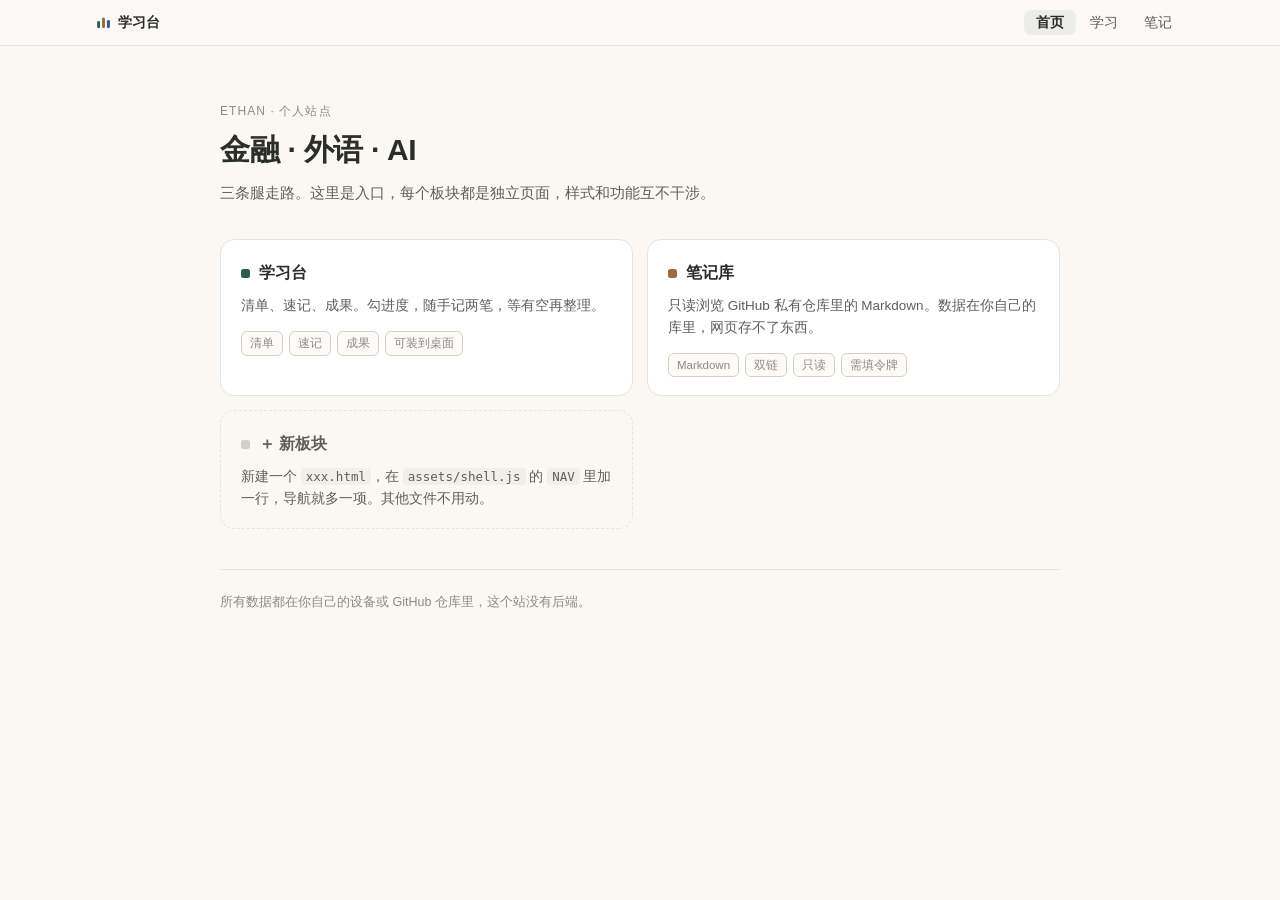
<file: index.html>
<!doctype html>
<html lang="zh-CN">
<head>
<meta charset="utf-8">
<meta name="viewport" content="width=device-width, initial-scale=1, viewport-fit=cover">
<meta name="theme-color" content="#FAF8F3">
<title>首页 · 学习台</title>
<meta name="description" content="个人站点：学习清单与进度、速记草稿、笔记库浏览。">
<link rel="icon" href="assets/icons/favicon.svg" type="image/svg+xml">
<link rel="icon" href="assets/icons/favicon-32.png" sizes="32x32" type="image/png">
<link rel="apple-touch-icon" href="assets/icons/apple-touch-icon.png">
<link rel="manifest" href="manifest.webmanifest">
<link rel="stylesheet" href="assets/shell.css">
<style>
  :root{
    --bg:#FAF8F3; --card:#FFFFFF; --line:#E6E4DD; --line-2:#D3D1C7;
    --ink:#2C2C2A; --ink-2:#5F5E5A; --ink-3:#8B8A84;
    --fin:#2F5D50; --lang:#9A6B3F; --cs:#3D4F8C;
  }
  *{box-sizing:border-box}
  html,body{margin:0;padding:0}
  body{
    background:var(--bg); color:var(--ink);
    font-family:-apple-system,BlinkMacSystemFont,"Segoe UI","PingFang SC","Microsoft YaHei",sans-serif;
    font-size:15px; line-height:1.62; -webkit-font-smoothing:antialiased;
    padding-bottom:calc(48px + env(safe-area-inset-bottom));
  }
  .wrap{max-width:880px;margin:0 auto;padding:0 20px}

  .hero{padding:56px 0 34px}
  .kicker{
    margin:0 0 10px; font-size:12px; letter-spacing:.09em;
    text-transform:uppercase; color:var(--ink-3);
  }
  h1{margin:0; font-size:30px; font-weight:600; letter-spacing:-.01em; line-height:1.25}
  .sub{margin:12px 0 0; color:var(--ink-2); max-width:560px}

  .cards{
    display:grid; grid-template-columns:repeat(2,1fr);
    gap:14px; padding-bottom:40px;
  }
  .card{
    display:flex; flex-direction:column;
    padding:20px 20px 18px;
    background:var(--card); border:1px solid var(--line);
    border-radius:14px; text-decoration:none; color:inherit;
    transition:border-color .16s, transform .16s;
  }
  .card:hover{border-color:var(--line-2); transform:translateY(-1px)}
  .card-top{display:flex; align-items:center; gap:9px}
  .dot{width:9px;height:9px;border-radius:2.5px;flex:none}
  .card h2{margin:0; font-size:16px; font-weight:600}
  .card p{margin:9px 0 0; font-size:13.5px; color:var(--ink-2)}
  .card .tags{margin-top:14px; display:flex; flex-wrap:wrap; gap:6px}
  .tag{
    padding:2px 8px; border:1px solid var(--line-2); border-radius:6px;
    font-size:11.5px; color:var(--ink-3); background:#FCFBF8;
  }

  .card.ghost{
    border-style:dashed; background:transparent; color:var(--ink-3);
    cursor:default;
  }
  .card.ghost:hover{transform:none; border-color:var(--line-2)}
  .card.ghost h2{color:var(--ink-2)}
  .card.ghost code{
    font-family:ui-monospace,SFMono-Regular,Menlo,monospace;
    font-size:12.5px; color:var(--ink-2);
    background:#F1EFE8; padding:1px 5px; border-radius:4px;
  }

  footer{
    padding:22px 0 10px; border-top:1px solid var(--line);
    font-size:12.5px; color:var(--ink-3);
  }

  @media (max-width:640px){
    .hero{padding:36px 0 26px}
    h1{font-size:25px}
    .cards{grid-template-columns:1fr}
  }
</style>
</head>
<body data-page="home">

<main class="wrap">

  <section class="hero">
    <p class="kicker">Ethan · 个人站点</p>
    <h1>金融 · 外语 · AI</h1>
    <p class="sub">三条腿走路。这里是入口，每个板块都是独立页面，样式和功能互不干涉。</p>
  </section>

  <section class="cards">

    <a class="card" href="desk/index.html">
      <div class="card-top">
        <span class="dot" style="background:var(--fin)"></span>
        <h2>学习台</h2>
      </div>
      <p>清单、速记、成果。勾进度，随手记两笔，等有空再整理。</p>
      <div class="tags">
        <span class="tag">清单</span>
        <span class="tag">速记</span>
        <span class="tag">成果</span>
        <span class="tag">可装到桌面</span>
      </div>
    </a>

    <a class="card" href="notes.html">
      <div class="card-top">
        <span class="dot" style="background:var(--lang)"></span>
        <h2>笔记库</h2>
      </div>
      <p>只读浏览 GitHub 私有仓库里的 Markdown。数据在你自己的库里，网页存不了东西。</p>
      <div class="tags">
        <span class="tag">Markdown</span>
        <span class="tag">双链</span>
        <span class="tag">只读</span>
        <span class="tag">需填令牌</span>
      </div>
    </a>

    <div class="card ghost">
      <div class="card-top">
        <span class="dot" style="background:var(--line-2)"></span>
        <h2>＋ 新板块</h2>
      </div>
      <p>新建一个 <code>xxx.html</code>，在 <code>assets/shell.js</code> 的 <code>NAV</code> 里加一行，导航就多一项。其他文件不用动。</p>
    </div>

  </section>

  <footer>
    所有数据都在你自己的设备或 GitHub 仓库里，这个站没有后端。
  </footer>

</main>

<script src="assets/shell.js"></script>
</body>
</html>
</file>
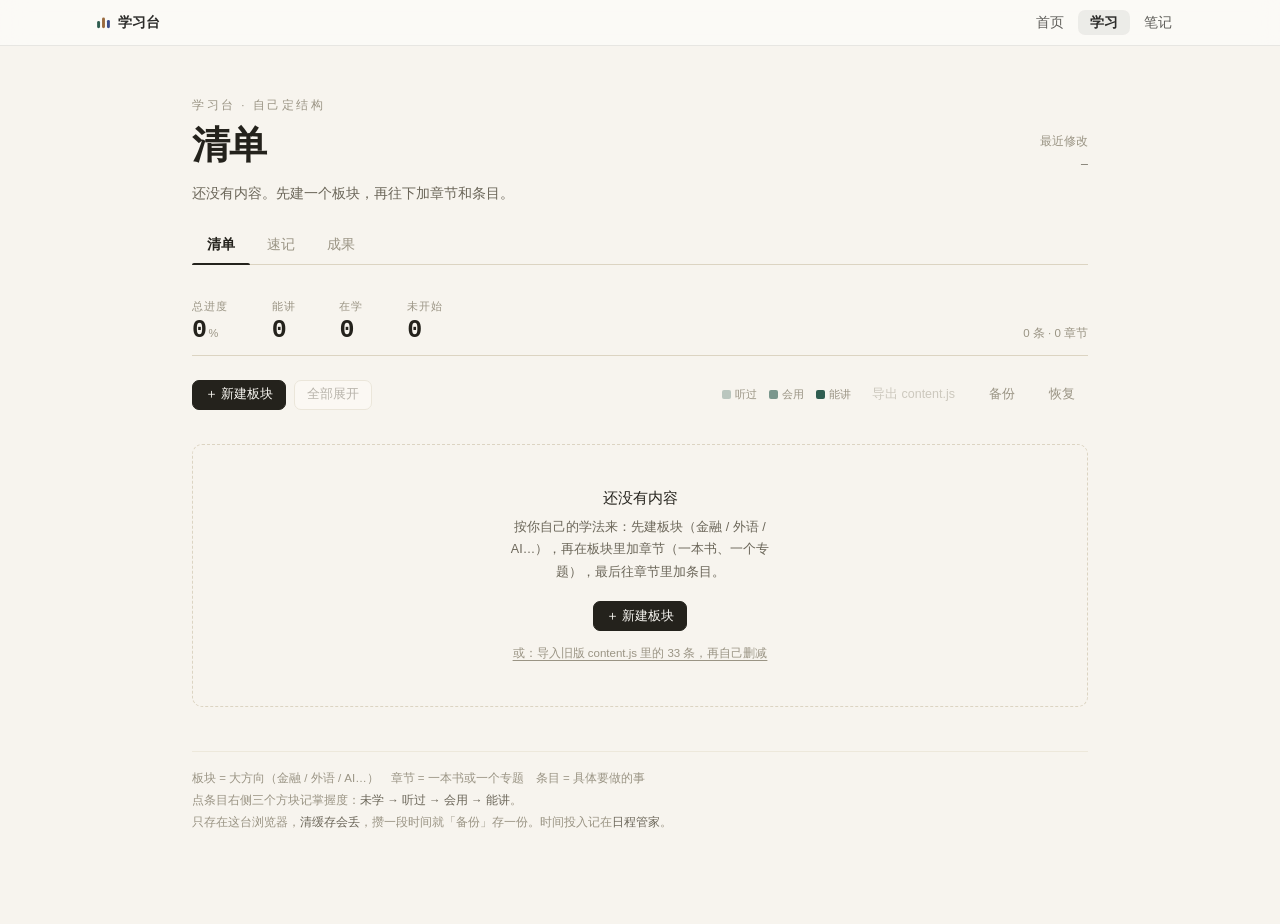
<file: desk/index.html>
<!DOCTYPE html>
<html lang="zh-CN">
<head>
<meta charset="UTF-8">
<meta name="viewport" content="width=device-width, initial-scale=1.0, viewport-fit=cover">
<title>学习台 · 清单</title>
<meta name="description" content="个人学习台：清单记学到哪一步，速记随手扔灵感，成果对外展示。">

<!-- 装到桌面用：这三个 meta 决定安卓/iOS 打开时是否隐藏地址栏 -->
<link rel="manifest" href="manifest.webmanifest">
<meta name="theme-color" content="#F7F4EE">
<meta name="mobile-web-app-capable" content="yes">
<meta name="apple-mobile-web-app-capable" content="yes">
<meta name="apple-mobile-web-app-status-bar-style" content="default">
<meta name="apple-mobile-web-app-title" content="学习台">
<link rel="apple-touch-icon" href="assets/icons/apple-touch-icon.png">
<link rel="icon" type="image/png" sizes="192x192" href="assets/icons/icon-192.png">

<link rel="stylesheet" href="../assets/shell.css">
<link rel="stylesheet" href="assets/list.css">
</head>
<body data-page="desk">

<!-- 阅读进度：贴在站点顶栏下沿的一条细线 -->
<div class="prog" id="prog" aria-hidden="true"></div>

<div class="wrap">

  <header>
    <div class="kicker st" style="--i:0" id="kicker">学习台 · 自己定结构</div>
    <div class="hero-row st" style="--i:1">
      <h1 id="title">清单</h1>
      <div class="hero-meta">最近修改<br><b id="updated">—</b></div>
    </div>
    <p class="sub st" style="--i:2" id="sub"></p>
  </header>

  <nav class="tabs st" style="--i:3" id="tabs" aria-label="视图">
    <a class="tab" href="#/list" data-view="list">清单</a>
    <a class="tab" href="#/scratch" data-view="scratch">速记</a>
    <a class="tab" href="#/works" data-view="works">成果</a>
    <span class="tab-ind" id="tabInd" aria-hidden="true"></span>
  </nav>

  <div class="stats st" style="--i:4" id="stats"></div>

  <div class="toolbar st" style="--i:5" id="toolbar"></div>

  <main id="main"></main>

  <div class="foot st" style="--i:6" id="foot"></div>
</div>

<input type="file" id="file" accept=".json,application/json" hidden>
<div id="toast" role="status" aria-live="polite"></div>

<script src="data/content.js"></script>
<script src="assets/list.js"></script>
<script src="../assets/shell.js"></script>
<script src="assets/install.js"></script>
</body>
</html>
</file>
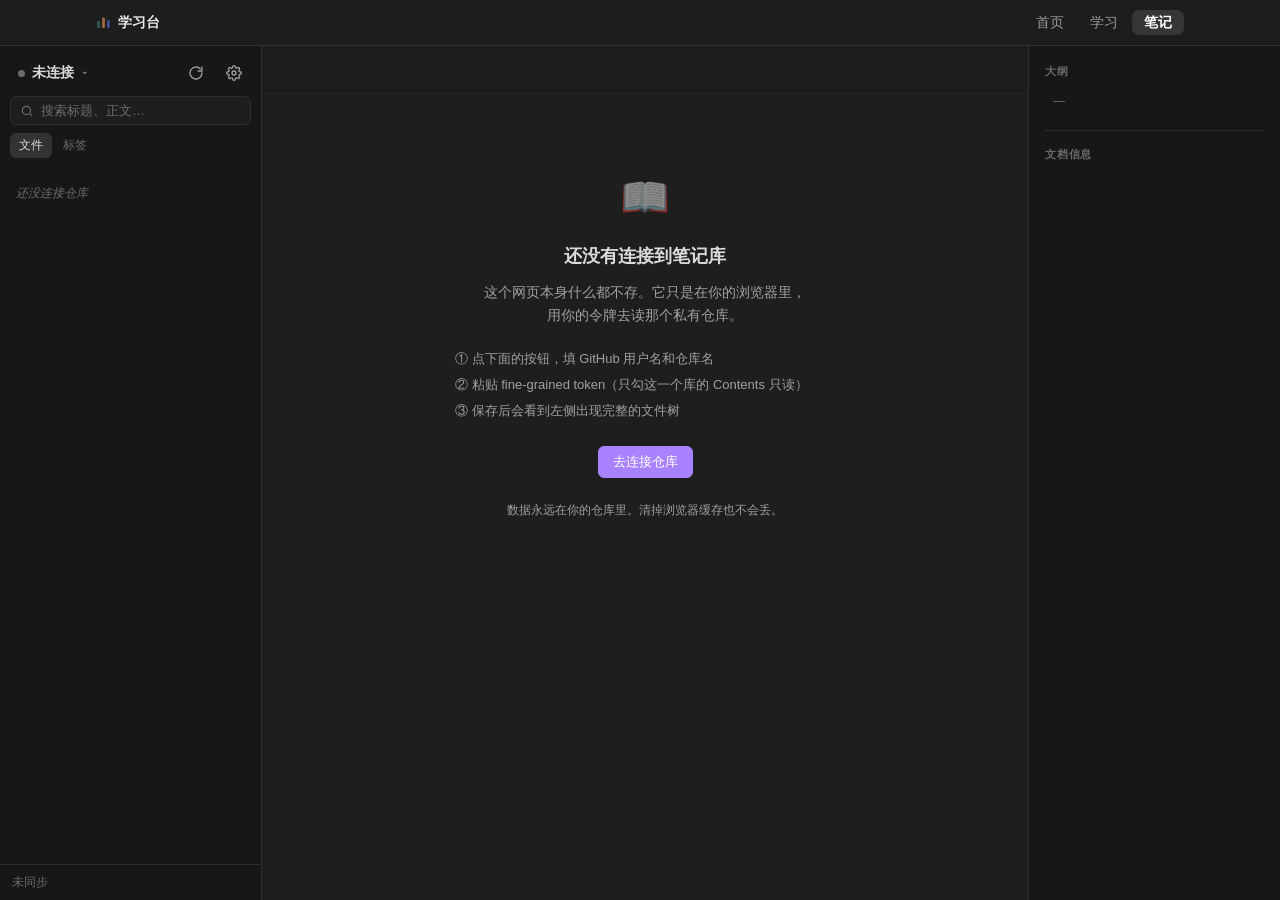
<file: notes.html>
<!doctype html>
<html lang="zh-CN" data-theme="dark">
<head>
<meta charset="utf-8">
<meta name="viewport" content="width=device-width, initial-scale=1, viewport-fit=cover">
<meta name="theme-color" content="#1e1e1e">
<meta name="description" content="个人笔记库 · 数据存在私有 GitHub 仓库">
<title>笔记库</title>
<link rel="stylesheet" href="notes/app.css">
<link rel="stylesheet" href="assets/shell.css">
<link rel="icon" href="assets/icons/favicon.svg" type="image/svg+xml">
<link rel="icon" href="assets/icons/favicon-32.png" sizes="32x32" type="image/png">
<link rel="apple-touch-icon" href="assets/icons/apple-touch-icon.png">
<link rel="manifest" href="manifest.webmanifest">
</head>
<body data-page="notes">

<div id="app">

  <!-- ========== 左栏：库 / 文件树 / 标签 ========== -->
  <aside id="sidebar">
    <div class="side-head">
      <div class="vault-name" id="vaultName" title="点击打开设置">
        <span class="dot-off" id="connDot"></span>
        <span id="vaultLabel">未连接</span>
        <span class="caret">▾</span>
      </div>
      <div class="spacer"></div>
      <button class="ibtn" id="btnSync" title="同步（Ctrl+R）" aria-label="同步">
        <svg viewBox="0 0 24 24" fill="none" stroke="currentColor" stroke-width="2" stroke-linecap="round" stroke-linejoin="round"><path d="M21 12a9 9 0 1 1-2.64-6.36"/><path d="M21 3v6h-6"/></svg>
      </button>
      <button class="ibtn" id="btnSettings" title="设置" aria-label="设置">
        <svg viewBox="0 0 24 24" fill="none" stroke="currentColor" stroke-width="2" stroke-linecap="round" stroke-linejoin="round"><circle cx="12" cy="12" r="3"/><path d="M19.4 15a1.65 1.65 0 0 0 .33 1.82l.06.06a2 2 0 1 1-2.83 2.83l-.06-.06a1.65 1.65 0 0 0-1.82-.33 1.65 1.65 0 0 0-1 1.51V21a2 2 0 1 1-4 0v-.09A1.65 1.65 0 0 0 9 19.4a1.65 1.65 0 0 0-1.82.33l-.06.06a2 2 0 1 1-2.83-2.83l.06-.06a1.65 1.65 0 0 0 .33-1.82 1.65 1.65 0 0 0-1.51-1H3a2 2 0 1 1 0-4h.09A1.65 1.65 0 0 0 4.6 9a1.65 1.65 0 0 0-.33-1.82l-.06-.06a2 2 0 1 1 2.83-2.83l.06.06A1.65 1.65 0 0 0 9 4.6a1.65 1.65 0 0 0 1-1.51V3a2 2 0 1 1 4 0v.09a1.65 1.65 0 0 0 1 1.51 1.65 1.65 0 0 0 1.82-.33l.06-.06a2 2 0 1 1 2.83 2.83l-.06.06A1.65 1.65 0 0 0 19.4 9v.09a1.65 1.65 0 0 0 1.51 1H21a2 2 0 1 1 0 4h-.09a1.65 1.65 0 0 0-1.51 1z"/></svg>
      </button>
    </div>

    <div class="side-search">
      <div class="search-box" id="searchBox">
        <svg viewBox="0 0 24 24" fill="none" stroke="currentColor" stroke-width="2" stroke-linecap="round"><circle cx="11" cy="11" r="7"/><path d="m20 20-3.5-3.5"/></svg>
        <input id="searchInput" type="search" placeholder="搜索标题、正文…" autocomplete="off">
        <button class="ibtn search-clear" id="searchClear" aria-label="清除">
          <svg viewBox="0 0 24 24" fill="none" stroke="currentColor" stroke-width="2" stroke-linecap="round"><path d="M18 6 6 18M6 6l12 12"/></svg>
        </button>
      </div>
    </div>

    <div class="side-tabs">
      <button class="side-tab on" data-side="files">文件</button>
      <button class="side-tab" data-side="tags">标签</button>
    </div>

    <div class="side-scroll" id="sideScroll"></div>

    <div class="side-foot">
      <span class="sync" id="syncStatus">未同步</span>
    </div>
  </aside>

  <!-- ========== 中栏：内容 ========== -->
  <main id="main">
    <div class="main-head">
      <button class="ibtn" id="btnMenu" style="display:none" aria-label="目录">
        <svg viewBox="0 0 24 24" fill="none" stroke="currentColor" stroke-width="2" stroke-linecap="round"><path d="M3 6h18M3 12h18M3 18h18"/></svg>
      </button>
      <div class="crumbs" id="crumbs"></div>
      <div class="spacer"></div>
      <button class="ibtn" id="btnOutline" title="大纲" aria-label="大纲">
        <svg viewBox="0 0 24 24" fill="none" stroke="currentColor" stroke-width="2" stroke-linecap="round"><path d="M8 6h13M8 12h13M8 18h13M3 6h.01M3 12h.01M3 18h.01"/></svg>
      </button>
    </div>
    <div class="main-body" id="mainBody"></div>
  </main>

  <!-- ========== 右栏：大纲 / 信息 ========== -->
  <aside id="rightbar">
    <div class="rb-title">大纲</div>
    <div class="outline" id="outline"></div>
    <div class="rb-sep"></div>
    <div class="rb-title">文档信息</div>
    <div class="rb-info" id="rbInfo"></div>
  </aside>

</div>

<div id="scrim"></div>

<!-- 底部工具栏（窄屏） -->
<nav class="mobile-bar" id="mobileBar">
  <button data-act="lib" class="on">
    <svg viewBox="0 0 24 24" fill="none" stroke="currentColor" stroke-width="2" stroke-linecap="round"><path d="M4 19.5V5a2 2 0 0 1 2-2h13v18H6a2 2 0 0 1-2-2.5z"/><path d="M8 7h8M8 11h8"/></svg>
    <span>全部</span>
  </button>
  <button data-act="tree">
    <svg viewBox="0 0 24 24" fill="none" stroke="currentColor" stroke-width="2" stroke-linecap="round"><path d="M3 6h18M3 12h18M3 18h18"/></svg>
    <span>目录</span>
  </button>
  <button data-act="outline">
    <svg viewBox="0 0 24 24" fill="none" stroke="currentColor" stroke-width="2" stroke-linecap="round"><path d="M8 6h13M8 12h13M8 18h13M3 6h.01M3 12h.01M3 18h.01"/></svg>
    <span>大纲</span>
  </button>
  <!-- 设置：手机上抽屉头部容易被顶栏压住，这里给一个永远点得到的入口 -->
  <button data-act="settings" aria-label="设置">
    <svg viewBox="0 0 24 24" fill="none" stroke="currentColor" stroke-width="2" stroke-linecap="round" stroke-linejoin="round"><circle cx="12" cy="12" r="3"/><path d="M19.4 15a1.65 1.65 0 0 0 .33 1.82l.06.06a2 2 0 1 1-2.83 2.83l-.06-.06a1.65 1.65 0 0 0-1.82-.33 1.65 1.65 0 0 0-1 1.51V21a2 2 0 1 1-4 0v-.09A1.65 1.65 0 0 0 9 19.4a1.65 1.65 0 0 0-1.82.33l-.06.06a2 2 0 1 1-2.83-2.83l.06-.06a1.65 1.65 0 0 0 .33-1.82 1.65 1.65 0 0 0-1.51-1H3a2 2 0 1 1 0-4h.09A1.65 1.65 0 0 0 4.6 9a1.65 1.65 0 0 0-.33-1.82l-.06-.06a2 2 0 1 1 2.83-2.83l.06.06A1.65 1.65 0 0 0 9 4.6a1.65 1.65 0 0 0 1-1.51V3a2 2 0 1 1 4 0v.09a1.65 1.65 0 0 0 1 1.51 1.65 1.65 0 0 0 1.82-.33l.06-.06a2 2 0 1 1 2.83 2.83l-.06.06A1.65 1.65 0 0 0 19.4 9v.09a1.65 1.65 0 0 0 1.51 1H21a2 2 0 1 1 0 4h-.09a1.65 1.65 0 0 0-1.51 1z"/></svg>
    <span>设置</span>
  </button>
</nav>

<!-- ========== 命令面板 / 快速切换 ========== -->
<div class="overlay" id="ovPalette">
  <div class="palette">
    <input id="paletteInput" placeholder="输入命令…" autocomplete="off" spellcheck="false">
    <div class="palette-list" id="paletteList"></div>
    <div class="pal-foot">
      <span>↑↓ 选择</span><span>Enter 执行</span><span>Esc 关闭</span>
    </div>
  </div>
</div>

<!-- ========== 设置 ========== -->
<div class="overlay" id="ovSettings">
  <div class="settings">
    <div class="settings-head">连接设置</div>
    <div class="settings-body">
      <div class="warn-box">
        <b>令牌别截图。</b>下面这个输入框里的内容等于你私有仓库的钥匙，
        截图发出去就等于把整个库交出去了。要发进度就发这一页以外的内容。
      </div>

      <div class="fld-row">
        <div class="fld">
          <label>GitHub 用户名</label>
          <input type="text" id="cfgOwner" placeholder="Ethan-a-lab" spellcheck="false">
        </div>
        <div class="fld">
          <label>数据仓库名</label>
          <input type="text" id="cfgRepo" placeholder="idea-vault" spellcheck="false">
        </div>
      </div>

      <div class="fld-row">
        <div class="fld">
          <label>分支</label>
          <input type="text" id="cfgBranch" placeholder="main" spellcheck="false">
        </div>
        <div class="fld">
          <label>子目录（可留空）</label>
          <input type="text" id="cfgPath" placeholder="留空=整个仓库" spellcheck="false">
        </div>
      </div>

      <div class="fld">
        <label>Personal Access Token</label>
        <input type="password" id="cfgToken" placeholder="github_pat_..." spellcheck="false" autocomplete="off">
        <div class="sub">
          fine-grained token，只勾选 <b>这一个仓库</b> 的 <b>Contents: Read-only</b> 就够了——
          这个页面只用来读，不会往仓库里写任何东西。
          存在你自己的浏览器里，不会上传到任何地方。
        </div>
      </div>

      <div class="fld">
        <label>主题</label>
        <div class="seg" id="segTheme">
          <button data-theme="dark">暗色（像 Obsidian）</button>
          <button data-theme="light">亮色</button>
        </div>
      </div>

      <div class="fld">
        <label>显示</label>
        <div class="seg" id="segBreak">
          <button data-break="1">保留单换行</button>
          <button data-break="0">标准 Markdown</button>
        </div>
        <div class="sub">中文笔记习惯一行一句，保留单换行读起来更省力。</div>
      </div>

      <div class="fld">
        <label>笔记顶部的属性面板</label>
        <div class="seg" id="segProps">
          <button data-props="full">完整</button>
          <button data-props="compact">折叠一行</button>
          <button data-props="hidden">不显示</button>
        </div>
        <div class="sub">就是作者、链接、平台、标签那一块。折起来后点一下还能展开。</div>
      </div>

      <div class="fld" style="margin-bottom:4px">
        <button class="btn" id="btnClearCache" style="width:100%">清空本地缓存（下次重新下载全部笔记）</button>
      </div>

      <div class="fld" style="margin-bottom:4px">
        <button class="btn danger" id="btnLogout" style="width:100%">清除本地令牌（退出登录）</button>
        <div class="sub">只清掉这台设备浏览器里的令牌和笔记缓存，<b>不会</b>吊销 GitHub 上的令牌。要彻底作废，请到 GitHub 设置里删除该 token。</div>
      </div>
    </div>
    <div class="settings-foot">
      <span class="msg" id="cfgMsg"></span>
      <button class="btn" id="btnCancelSettings">取消</button>
      <button class="btn primary" id="btnSaveSettings">保存并连接</button>
    </div>
  </div>
</div>

<div id="toast"></div>

<script src="assets/shell.js"></script>
<script src="notes/md.js"></script>
<script src="notes/gh.js"></script>
<script src="notes/app.js"></script>
</body>
</html>
</file>
<file: assets/shell.css>
/* 站点外壳：所有板块共用的一条顶栏
   只在 shell.js 里引用，页面自己不用管样式 */

:root { --shell-h: 46px; }

.shell {
  position: sticky;
  top: 0;
  z-index: 50;
  height: var(--shell-h);
  background: rgba(251, 250, 247, .92);
  -webkit-backdrop-filter: saturate(180%) blur(12px);
  backdrop-filter: saturate(180%) blur(12px);
  border-bottom: 1px solid rgba(0, 0, 0, .08);
  font-family: -apple-system, BlinkMacSystemFont, "Segoe UI", "PingFang SC", "Microsoft YaHei", sans-serif;
  font-size: 13.5px;
  line-height: 1;
}

.shell-in {
  display: flex;
  align-items: center;
  gap: 14px;
  height: 100%;
  max-width: 1120px;
  margin: 0 auto;
  padding: 0 16px;
}

.shell-brand {
  display: flex;
  align-items: center;
  gap: 7px;
  color: #2C2C2A;
  text-decoration: none;
  font-weight: 600;
  letter-spacing: .01em;
  white-space: nowrap;
}
.shell-mark { display: flex; }
.shell-mark svg { display: block; }

.shell-nav {
  display: flex;
  align-items: center;
  gap: 2px;
  margin-left: auto;
}
.shell-nav a {
  padding: 6px 12px;
  border-radius: 7px;
  color: #5F5E5A;
  text-decoration: none;
  transition: background .15s, color .15s;
}
.shell-nav a:hover { background: rgba(0, 0, 0, .045); color: #2C2C2A; }
.shell-nav a[aria-current="page"] { background: rgba(0, 0, 0, .06); color: #2C2C2A; font-weight: 600; }

.shell-btn {
  display: none;
  margin-left: auto;
  align-items: center;
  padding: 6px 11px;
  border: 1px solid rgba(0, 0, 0, .12);
  border-radius: 7px;
  background: transparent;
  font: inherit;
  color: #5F5E5A;
  cursor: pointer;
}

/* 页面自己的吸顶栏要让开外壳的高度，否则会叠在一起 */
body[data-page="notes"] #app { height: calc(100dvh - var(--shell-h)); }
body[data-page="notes"] aside#sidebar { max-height: calc(100dvh - var(--shell-h)); }

/* ---------- 换页过渡 ----------
   支持的浏览器（Chrome 126+）在「首页 ↔ 学习 ↔ 笔记」之间切换时直接补间，
   不支持的就还是秒切，不会出错。
   顶栏单独拎出来不做动画：三页的顶栏长得一样，让它原地不动，只有正文淡入。 */
@view-transition { navigation: auto; }

.shell { view-transition-name: shell; }
::view-transition-old(shell),
::view-transition-new(shell) { animation: none; }

::view-transition-old(root) { animation: shellOut 170ms ease both; }
::view-transition-new(root) { animation: shellIn 280ms cubic-bezier(.16, 1, .3, 1) both; }

@keyframes shellOut { to { opacity: 0; transform: translateY(-6px); } }
@keyframes shellIn { from { opacity: 0; transform: translateY(8px); } }

@media (prefers-reduced-motion: reduce) {
  ::view-transition-old(root), ::view-transition-new(root) { animation: none; }
}

@media (max-width: 720px) {
  .shell-nav { display: none; }
  .shell-btn { display: flex; }

  body.shell-open .shell-nav {
    display: flex;
    flex-direction: column;
    align-items: stretch;
    position: absolute;
    top: var(--shell-h);
    left: 0;
    right: 0;
    padding: 6px 10px 10px;
    background: #FBFAF7;
    border-bottom: 1px solid rgba(0, 0, 0, .08);
    box-shadow: 0 10px 26px rgba(0, 0, 0, .07);
  }
  body.shell-open .shell-nav a { padding: 11px 12px; }
}

/* ---------- 窄屏：抽屉必须让开顶栏 ----------
   笔记页的左右抽屉是 position:fixed; top:0，而本顶栏 z-index 50 压在它们上面，
   抽屉头部（库名 / 同步 / 设置齿轮）正好落在顶栏那 46px 里，
   结果就是「手机上根本没有设置图标」——点也点不到，命中的是顶栏。
   抽屉改从顶栏下沿开始，头部才露得出来。 */
@media (max-width: 900px) {
  body[data-page="notes"] aside#sidebar,
  body[data-page="notes"] aside#rightbar {
    top: var(--shell-h);
    max-height: none;
  }
  /* 底部工具栏也压着抽屉：给侧栏留出 58px，别让「未同步」那行被吃掉 */
  body[data-page="notes"] aside#sidebar {
    padding-bottom: calc(58px + env(safe-area-inset-bottom, 0px));
  }
}

/* 笔记库是深色的，外壳跟着它走 */
html[data-theme="dark"] .shell {
  background: rgba(30, 30, 30, .92);
  border-bottom-color: rgba(255, 255, 255, .1);
}
html[data-theme="dark"] .shell-brand { color: #E8E8E8; }
html[data-theme="dark"] .shell-nav a { color: #9A9A9A; }
html[data-theme="dark"] .shell-nav a:hover { background: rgba(255, 255, 255, .07); color: #EDEDED; }
html[data-theme="dark"] .shell-nav a[aria-current="page"] { background: rgba(255, 255, 255, .11); color: #FFFFFF; }
html[data-theme="dark"] .shell-btn { color: #9A9A9A; border-color: rgba(255, 255, 255, .16); }
html[data-theme="dark"] body.shell-open .shell-nav { background: #232323; }
</file>
<file: desk/assets/list.css>
/*
 * 学习台 · 清单 / 速记 / 成果
 * 三个视图共用一套视觉语言：纸色底、细线分隔、克制的动效。
 * 动效统一走 --t-1/--t-2/--t-3 三档时长 + 一条收尾很慢的缓动曲线。
 */

:root {
  --paper: #F7F4EE;
  --surface: #FFFDF8;
  --ink: #24221C;
  --ink-2: #6B6659;
  --ink-3: #9A9484;
  --line: #EDE8DB;
  --line-2: #DCD4C2;
  --danger: #B4472F;
  --mono: ui-monospace, "Cascadia Mono", "SF Mono", Consolas, monospace;
  --sans: -apple-system, "Segoe UI", "PingFang SC", "Microsoft YaHei", sans-serif;

  --e-out: cubic-bezier(.16, 1, .3, 1);      /* 收尾很慢，丝滑主曲线 */
  --e-spring: cubic-bezier(.34, 1.56, .64, 1);
  --t-1: 140ms;
  --t-2: 260ms;
  --t-3: 420ms;

  --shell-h: 46px;   /* 与 assets/shell.css 保持一致 */
}

* { box-sizing: border-box; }
html, body { margin: 0; }
body {
  background: var(--paper); color: var(--ink);
  font-family: var(--sans); -webkit-font-smoothing: antialiased;
  -webkit-tap-highlight-color: transparent;
}
.wrap { max-width: 960px; margin: 0 auto; padding: 52px 32px 90px; }
button { touch-action: manipulation; }
:focus-visible { outline: 2px solid var(--ink); outline-offset: 2px; border-radius: 4px; }

/* ---------- 阅读进度：贴在站点顶栏下沿的一条线 ---------- */
.prog {
  position: fixed; left: 0; top: calc(var(--shell-h) - 2px); height: 2px; z-index: 51;
  width: 0; background: var(--ink); border-radius: 0 2px 2px 0;
  opacity: 0; pointer-events: none;
  transition: opacity var(--t-2) var(--e-out);
}
.prog.on { opacity: .9; }

/* ---------- 头部 ---------- */
.kicker { font-size: 11.5px; letter-spacing: .22em; color: var(--ink-3); }
.hero-row { display: flex; align-items: flex-start; justify-content: space-between; gap: 24px; margin-top: 12px; }
h1 { margin: 0; font-size: 38px; font-weight: 600; letter-spacing: -.025em; line-height: 1.1; }
.hero-meta { text-align: right; font-size: 11.5px; color: var(--ink-3); line-height: 1.9; padding-top: 6px; flex: none; }
.hero-meta b { font-family: var(--mono); font-weight: 500; color: var(--ink-2); }
.sub { margin: 10px 0 0; font-size: 13.5px; color: var(--ink-2); }

/* ---------- 视图切换 ---------- */
.tabs { position: relative; display: flex; gap: 2px; margin-top: 24px; border-bottom: 1px solid var(--line-2); }
.tab {
  padding: 9px 15px 10px; border-radius: 7px 7px 0 0;
  color: var(--ink-3); text-decoration: none; font-size: 13.5px;
  transition: color var(--t-1) var(--e-out), background-color var(--t-1) linear;
}
.tab:hover { color: var(--ink); background: rgba(36,34,28,.025); }
.tab[aria-current="page"] { color: var(--ink); font-weight: 600; }
.tab-ind {
  position: absolute; left: 0; bottom: -1px; height: 2px; width: 0;
  background: var(--ink); border-radius: 2px 2px 0 0;
  transition: transform var(--t-2) var(--e-out), width var(--t-2) var(--e-out);
}

/* ---------- 数据条 ---------- */
.stats { display: flex; align-items: flex-end; gap: 44px; margin-top: 20px; padding: 14px 0 12px; border-bottom: 1px solid var(--line-2); }
.stat .l { font-size: 11px; color: var(--ink-3); letter-spacing: .08em; margin-bottom: 4px; }
.stat .n { font-family: var(--mono); font-size: 25px; font-weight: 600; letter-spacing: -.02em; line-height: 1; font-variant-numeric: tabular-nums; }
.stat .n small { font-family: var(--sans); font-size: 11px; font-weight: 400; color: var(--ink-3); margin-left: 2px; }
.stats .tail { margin-left: auto; font-size: 11.5px; color: var(--ink-3); padding-bottom: 2px; }

/* ---------- 工具行 ---------- */
.toolbar { display: flex; align-items: center; gap: 8px; margin-top: 24px; flex-wrap: wrap; }
.toolbar .spacer { flex: 1; }
.toolbar .acts-row { display: flex; align-items: center; gap: 8px; flex-wrap: wrap; animation: fadeIn var(--t-2) var(--e-out) both; }
.btn {
  height: 30px; padding: 0 12px; cursor: pointer;
  border: 1px solid var(--line-2); border-radius: 7px;
  background: var(--surface); color: var(--ink-2);
  font: inherit; font-size: 12.5px;
  transition: background-color var(--t-1) var(--e-out), border-color var(--t-1) var(--e-out),
              color var(--t-1) var(--e-out), transform var(--t-1) var(--e-spring),
              box-shadow var(--t-2) var(--e-out);
}
.btn:hover { border-color: var(--ink-3); color: var(--ink); transform: translateY(-1px); box-shadow: 0 3px 10px rgba(36,34,28,.07); }
.btn:active { transform: translateY(0) scale(.98); box-shadow: none; transition-duration: 70ms; }
.btn.primary { background: var(--ink); border-color: var(--ink); color: #FBF9F4; }
.btn.primary:hover { background: #000; box-shadow: 0 4px 14px rgba(36,34,28,.18); }
.btn.ghost { background: transparent; border-color: transparent; color: var(--ink-3); }
.btn.ghost:hover { color: var(--ink); background: rgba(0,0,0,.04); box-shadow: none; }
.btn:disabled { opacity: .45; cursor: default; }

.legend { display: flex; align-items: center; gap: 12px; font-size: 11px; color: var(--ink-3); margin-left: 6px; }
.legend i { display: inline-block; width: 9px; height: 9px; border-radius: 2px; margin-right: 4px; vertical-align: -1px; }

/* ---------- 板块 ---------- */
.pillar { margin-top: 30px; scroll-margin-top: 54px; }

/* 吸顶：滚到板块内部时标题停在顶栏下方，始终知道自己在哪一块 */
.p-head {
  position: sticky; top: var(--shell-h); z-index: 6;
  display: flex; align-items: baseline; gap: 10px;
  padding: 8px 8px 9px; margin: 0 -8px;
  background: var(--paper);
  border-bottom: 1px solid var(--line-2);
  transition: box-shadow var(--t-2) var(--e-out);
}
/* 吸住时底边浮出该板块自己的进度（2px 轨道 + 彩色占比），平时完全不可见 */
.p-bar {
  position: absolute; left: 0; right: 0; bottom: -1px; height: 2px;
  overflow: hidden; opacity: 0; pointer-events: none;
  background: var(--line-2);
  transition: opacity var(--t-2) var(--e-out);
}
.p-bar i { display: block; height: 100%; width: 0; background: currentColor; border-radius: 0 2px 2px 0; transition: width var(--t-3) var(--e-out); }
.p-head.stuck { box-shadow: 0 1px 0 rgba(220,212,194,.7), 0 10px 14px -12px rgba(36,34,28,.42); }
.p-head.stuck .p-bar { opacity: 1; }
.p-dot { width: 8px; height: 8px; border-radius: 50%; align-self: center; flex: none; transition: transform var(--t-2) var(--e-spring); }
.pillar:hover > .p-head .p-dot { transform: scale(1.35); }
.p-name { font-size: 15.5px; font-weight: 600; }
/* 大类：同组的板块挂同一个标签、共用同一个颜色，一眼看出是一路的 */
.p-group {
  flex: none; padding: 1px 7px; border: 1px solid; border-radius: 5px;
  background: #FCFBF8; font-size: 10.5px; line-height: 1.5; letter-spacing: .04em;
  font-weight: 500; opacity: .95;
}
.p-count { margin-left: auto; font-family: var(--mono); font-size: 11.5px; color: var(--ink-3); font-variant-numeric: tabular-nums; }
.p-act { display: flex; gap: 2px; margin-left: 8px; opacity: 0; transform: translateX(4px); transition: opacity var(--t-1) var(--e-out), transform var(--t-2) var(--e-out); }
.pillar:hover > .p-head .p-act { opacity: 1; transform: none; }

.mini {
  height: 22px; padding: 0 7px; cursor: pointer;
  border: 1px solid transparent; border-radius: 5px;
  background: transparent; color: var(--ink-3);
  font: inherit; font-size: 11px;
  transition: background-color var(--t-1) var(--e-out), border-color var(--t-1) var(--e-out),
              color var(--t-1) var(--e-out), transform var(--t-1) var(--e-spring);
}
.mini:hover { border-color: var(--line-2); color: var(--ink); background: var(--surface); transform: translateY(-1px); }
.mini:active { transform: scale(.94); transition-duration: 60ms; }
.mini.danger:hover { color: var(--danger); border-color: #E6C9C0; }

/* ---------- 章节 ---------- */
.m-head {
  display: flex; align-items: center; gap: 10px;
  padding: 11px 8px; margin: 0 -8px; border-radius: 7px;
  cursor: pointer; user-select: none;
  box-shadow: inset 0 -1px 0 var(--line);
  transition: background-color var(--t-1) linear;
}
.m-head:hover { background: rgba(36,34,28,.022); }
.chev {
  width: 0; height: 0; flex: none;
  border-left: 5px solid var(--ink-3); border-top: 4px solid transparent; border-bottom: 4px solid transparent;
  transition: transform var(--t-2) var(--e-out);
}
.m.open > .m-head .chev { transform: rotate(90deg); }
.m-name { font-size: 14px; font-weight: 500; flex: none; }
.m-goal { flex: 1; min-width: 0; font-size: 12px; color: var(--ink-3); overflow: hidden; text-overflow: ellipsis; white-space: nowrap; }
.cells { flex: none; display: flex; gap: 2px; width: 120px; }
.cells i { flex: 1; height: 6px; border-radius: 1px; background: var(--line-2); transition: background-color var(--t-3) var(--e-out); }
.m-num { flex: none; width: 40px; text-align: right; font-family: var(--mono); font-size: 11.5px; color: var(--ink-3); font-variant-numeric: tabular-nums; }
.m-act { display: flex; gap: 2px; opacity: 0; transition: opacity var(--t-1) var(--e-out); }
.m-head:hover .m-act { opacity: 1; }
.hintline { display: flex; align-items: center; gap: 8px; padding: 11px 0; font-size: 12px; color: var(--ink-3); border-bottom: 1px solid var(--line); }

/* ---------- 展开：height 由 JS 显式给值，各浏览器表现一致 ---------- */
.items {
  overflow: hidden; height: 0;
  margin-left: 2px; padding-left: 14px; border-left: 1px solid var(--line-2);
  transition: height var(--t-3) var(--e-out);
}
.items-in {
  min-height: 0;
  opacity: 0; transform: translateY(-5px);
  transition: opacity var(--t-2) var(--e-out), transform var(--t-3) var(--e-out);
}
.m.open > .items > .items-in { opacity: 1; transform: none; transition-delay: 40ms; }

/* ---------- 条目 ---------- */
.item {
  padding: 9px 8px 10px; margin: 0 -8px; border-radius: 7px;
  box-shadow: inset 0 -1px 0 var(--line);
  transition: background-color var(--t-1) linear;
  scroll-margin-top: 92px;
}
.item:last-child { box-shadow: none; }
.item:hover { background: rgba(36,34,28,.022); }
.it-top { display: flex; align-items: center; gap: 10px; }
.it-t { flex: 1; font-size: 13.5px; line-height: 1.5; }
.it-note { margin: 3px 0 0; font-size: 12px; color: var(--ink-3); line-height: 1.6; }
.ref { flex: none; font-size: 11.5px; color: var(--ink-2); text-decoration: none; border-bottom: 1px solid var(--line-2); white-space: nowrap; transition: color var(--t-1) var(--e-out), border-color var(--t-1) var(--e-out); }
.ref:hover { color: var(--ink); border-bottom-color: var(--ink-3); }
.acts { display: flex; gap: 2px; opacity: 0; transition: opacity var(--t-1) var(--e-out); }
.item:hover .acts { opacity: 1; }
.lv { display: flex; align-items: center; gap: 3px; flex: none; }
.lv b {
  display: block; width: 12px; height: 12px; border-radius: 3px;
  border: 1px solid var(--line-2); cursor: pointer;
  transition: background-color var(--t-2) var(--e-out), border-color var(--t-2) var(--e-out),
              transform var(--t-1) var(--e-spring);
}
.lv b:hover { border-color: var(--ink-3); transform: scale(1.16); }
.lv b:active { transform: scale(.9); transition-duration: 60ms; }
.lv u { width: 32px; text-align: right; font-size: 10.5px; color: var(--ink-3); text-decoration: none; }

/* ---------- 内联表单 ---------- */
.form {
  display: flex; align-items: center; gap: 8px; padding: 10px 0 11px;
  border-bottom: 1px dashed var(--line-2); flex-wrap: wrap;
  animation: fadeDown var(--t-2) var(--e-out) both;
}
.form .inp {
  height: 30px; padding: 0 9px; min-width: 0;
  border: 1px solid var(--line-2); border-radius: 6px;
  background: var(--surface); color: var(--ink);
  font: inherit; font-size: 12.5px; outline: 0;
  transition: border-color var(--t-1) var(--e-out), box-shadow var(--t-2) var(--e-out);
}
.form .inp:focus { border-color: var(--ink-3); box-shadow: 0 0 0 3px rgba(36,34,28,.05); }
.form .inp.name { flex: 2 1 160px; }
.form .inp.mid { flex: 3 1 200px; }
.form .inp.small { flex: 1 1 120px; }
.dots { display: flex; gap: 5px; flex: none; }
.dots b {
  width: 14px; height: 14px; border-radius: 50%; cursor: pointer;
  border: 2px solid transparent;
  transition: transform var(--t-1) var(--e-spring), border-color var(--t-1) var(--e-out);
}
.dots b:hover { transform: scale(1.2); }
.dots b.on { border-color: var(--ink); transform: scale(1.1); }
.hint { font-size: 11px; color: var(--ink-3); flex-basis: 100%; margin-top: 2px; }

/* ---------- 空状态 ---------- */
.empty {
  margin-top: 34px; padding: 44px 28px; text-align: center;
  border: 1px dashed var(--line-2); border-radius: 10px;
  animation: rise var(--t-3) var(--e-out) both;
}
.empty h2 { margin: 0 0 8px; font-size: 15px; font-weight: 500; }
.empty p { margin: 0 auto 18px; max-width: 40ch; font-size: 12.5px; color: var(--ink-2); line-height: 1.8; }
.empty .alt { display: block; margin: 14px auto 0; text-align: center; font-size: 11.5px; color: var(--ink-3); background: none; border: 0; cursor: pointer; text-decoration: underline; text-underline-offset: 3px; }
.empty .alt:hover { color: var(--ink-2); }

.foot { margin-top: 44px; padding-top: 16px; border-top: 1px solid var(--line); font-size: 11.5px; color: var(--ink-3); line-height: 1.9; }
.foot b { color: var(--ink-2); font-weight: 500; }

/* ---------- 速记 ---------- */
.compose {
  margin-top: 26px; padding: 12px 12px 10px;
  background: var(--surface); border: 1px solid var(--line-2); border-radius: 10px;
  transition: border-color var(--t-1) var(--e-out), box-shadow var(--t-2) var(--e-out);
}
.compose:focus-within { border-color: var(--ink-3); box-shadow: 0 6px 20px -12px rgba(36,34,28,.35); }
.compose.editing { border-color: #C9B98C; box-shadow: 0 0 0 3px rgba(201,185,140,.18); }
.compose textarea {
  display: block; width: 100%; min-height: 62px; resize: vertical;
  border: 0; outline: 0; background: transparent; color: var(--ink);
  font: inherit; font-size: 13.5px; line-height: 1.75;
}
.compose textarea::placeholder { color: var(--ink-3); }
.compose-bar { display: flex; align-items: center; gap: 8px; margin-top: 6px; }
.compose-hint { font-size: 11px; color: var(--ink-3); }
.compose-bar .spacer { flex: 1; }

.note-list { margin-top: 8px; }
.note {
  display: flex; align-items: flex-start; gap: 14px;
  padding: 13px 8px; margin: 0 -8px; border-radius: 7px;
  box-shadow: inset 0 -1px 0 var(--line);
  transition: background-color var(--t-1) linear;
}
.note:hover { background: rgba(36,34,28,.022); }
.note-main { flex: 1; min-width: 0; }
.note-text { font-size: 13.5px; line-height: 1.75; white-space: pre-wrap; word-break: break-word; }
.note-meta { display: flex; align-items: center; gap: 10px; margin-top: 5px; font-size: 11px; color: var(--ink-3); }
.note-meta .dirty { color: #9A6B3F; }
.note-act { display: flex; gap: 2px; flex: none; opacity: 0; transition: opacity var(--t-1) var(--e-out); }
.note:hover .note-act { opacity: 1; }
.note-list.arch .note { opacity: .72; }
.note-cap { margin: 26px 0 4px; font-size: 11px; color: var(--ink-3); letter-spacing: .06em; }

/* ---------- 成果 ---------- */
.works { margin-top: 26px; display: grid; gap: 14px; }
.work {
  position: relative;
  padding: 16px 18px 15px;
  background: var(--surface); border: 1px solid var(--line-2); border-radius: 10px;
  transition: border-color var(--t-1) var(--e-out), transform var(--t-2) var(--e-out), box-shadow var(--t-2) var(--e-out);
}
.work:hover { border-color: var(--ink-3); transform: translateY(-2px); box-shadow: 0 10px 26px -18px rgba(36,34,28,.5); }
.work-head { display: flex; align-items: center; gap: 10px; font-size: 11px; color: var(--ink-3); }
.work-kind {
  padding: 2px 7px; border-radius: 4px;
  background: rgba(47,93,80,.09); color: #2F5D50; font-size: 10.5px; letter-spacing: .04em;
}
.work-year { font-family: var(--mono); }
.work-title { margin: 8px 0 0; font-size: 15.5px; font-weight: 600; line-height: 1.45; letter-spacing: -.01em; }
.work-desc { margin: 7px 0 0; font-size: 12.5px; color: var(--ink-2); line-height: 1.85; }
.work-tags { display: flex; flex-wrap: wrap; gap: 6px; margin-top: 11px; }
.tag { padding: 2px 8px; border-radius: 999px; border: 1px solid var(--line-2); font-size: 10.5px; color: var(--ink-2); }
.work-link { display: inline-block; margin-top: 11px; font-size: 11.5px; color: var(--ink-2); text-decoration: none; border-bottom: 1px solid var(--line-2); transition: color var(--t-1) var(--e-out), border-color var(--t-1) var(--e-out); }
.work-link:hover { color: var(--ink); border-bottom-color: var(--ink-3); }
.work-act { position: absolute; top: 12px; right: 12px; display: flex; gap: 2px; opacity: 0; transition: opacity var(--t-1) var(--e-out); }
.work:hover .work-act { opacity: 1; }
.work.enter { animation: rise var(--t-3) var(--e-out) both; animation-delay: calc(var(--d, 0) * 1ms); }

.wform {
  margin-top: 26px; padding: 14px; border-radius: 10px;
  background: var(--surface); border: 1px dashed var(--line-2);
  display: grid; grid-template-columns: repeat(6, 1fr); gap: 8px;
  animation: fadeDown var(--t-2) var(--e-out) both;
}
.wform .inp, .wform .area {
  min-width: 0; padding: 0 9px; border: 1px solid var(--line-2); border-radius: 6px;
  background: #fff; color: var(--ink); font: inherit; font-size: 12.5px; outline: 0;
  transition: border-color var(--t-1) var(--e-out), box-shadow var(--t-2) var(--e-out);
}
.wform .inp { height: 32px; }
.wform .area { padding: 8px 9px; line-height: 1.8; resize: vertical; min-height: 62px; }
.wform .inp:focus, .wform .area:focus { border-color: var(--ink-3); box-shadow: 0 0 0 3px rgba(36,34,28,.05); }
.wform .c6 { grid-column: span 6; }
.wform .c4 { grid-column: span 4; }
.wform .c3 { grid-column: span 3; }
.wform .c2 { grid-column: span 2; }
.wform-foot { grid-column: span 6; display: flex; align-items: center; gap: 8px; margin-top: 2px; }
.wform-foot .spacer { flex: 1; }

/* ---------- toast ---------- */
#toast {
  position: fixed; left: 50%; bottom: 34px;
  transform: translateX(-50%) translateY(12px) scale(.97);
  background: var(--ink); color: #FBF9F4; font-size: 12.5px;
  padding: 8px 16px; border-radius: 8px; opacity: 0; pointer-events: none;
  transition: opacity var(--t-2) var(--e-out), transform var(--t-3) var(--e-spring);
  z-index: 60; max-width: 80vw; text-align: center;
}
#toast.show { opacity: 1; transform: translateX(-50%) translateY(0) scale(1); }

/* ---------- 动画 ---------- */
@keyframes rise { from { opacity: 0; transform: translateY(9px); } to { opacity: 1; transform: none; } }
@keyframes fadeDown { from { opacity: 0; transform: translateY(-6px); } to { opacity: 1; transform: none; } }
@keyframes fadeIn { from { opacity: 0; } to { opacity: 1; } }
@keyframes viewIn { from { opacity: 0; transform: translateY(10px); } to { opacity: 1; transform: none; } }
@keyframes flashNew {
  0%   { background-color: rgba(47,93,80,.13); }
  60%  { background-color: rgba(47,93,80,.05); }
  100% { background-color: transparent; }
}

/* 入场编排：带 .st 的块按 --i 依次往上浮，页面打开时一层层落下来 */
.st { animation: rise var(--t-3) var(--e-out) both; animation-delay: calc(var(--i, 0) * 55ms); }
#main.swap { animation: viewIn var(--t-3) var(--e-out) both; }
.pillar.enter { animation: rise var(--t-3) var(--e-out) both; animation-delay: calc(var(--d, 0) * 1ms); }
.work.enter { animation: rise var(--t-3) var(--e-out) both; animation-delay: calc(var(--d, 0) * 1ms); }
.is-new { animation: flashNew 1200ms var(--e-out) both; border-radius: 7px; }

@media (prefers-reduced-motion: reduce) {
  *, *::before, *::after {
    animation-duration: .01ms !important;
    animation-delay: 0ms !important;
    transition-duration: .01ms !important;
  }
}

@media (max-width: 720px) {
  .wrap { padding: 30px 16px 70px; }
  h1 { font-size: 27px; }
  .hero-meta { font-size: 10.5px; }
  .stats { gap: 20px; flex-wrap: wrap; margin-top: 16px; }
  .stats .tail { width: 100%; margin-left: 0; }
  .stat .n { font-size: 21px; }
  .m-goal, .cells, .legend { display: none; }
  .acts, .p-act, .m-act, .note-act, .work-act { opacity: 1; }
  .lv u { display: none; }
  .toolbar .spacer { display: none; }
  /* 窄屏兜底：一行放不下时让掌握度落到第二行右对齐，绝不横向溢出 */
  .it-top { flex-wrap: wrap; }
  .lv { margin-left: auto; }
  .tabs { margin-top: 18px; }
  .tab { padding: 8px 11px 9px; font-size: 13px; }
  .wform { grid-template-columns: repeat(2, 1fr); }
  .wform .c6, .wform .c4, .wform .c3, .wform .c2 { grid-column: span 2; }
  .wform-foot { grid-column: span 2; flex-wrap: wrap; }
  .note { gap: 8px; }
  .work { padding: 14px 15px 14px; }
}
</file>
<file: notes/app.css>
/* ============================================================
   app.css — 界面样式
   主题：data-theme="dark"（默认，贴近 Obsidian）/ "light"
   布局：左文件树 260px | 中阅读区 | 右大纲 250px
        窄屏（<900px）自动变成抽屉 + 底部工具栏
   ============================================================ */

/* ---------- 主题变量 ---------- */
:root {
  --font-ui: -apple-system, BlinkMacSystemFont, "Segoe UI", "PingFang SC",
             "Hiragino Sans GB", "Microsoft YaHei", sans-serif;
  --font-text: "LXGW WenKai", "PingFang SC", -apple-system, "Microsoft YaHei", sans-serif;
  --font-mono: ui-monospace, "SFMono-Regular", "JetBrains Mono", Consolas, "Courier New", monospace;

  --r-sm: 6px;
  --r: 10px;
  --r-lg: 14px;
  --sidebar-w: 262px;
  --right-w: 252px;
  --read-w: 730px;
  --ease: cubic-bezier(.2, .8, .3, 1);
}

html[data-theme="dark"] {
  --bg: #1e1e1e;
  --bg-2: #171717;
  --bg-3: #262626;
  --bg-hover: #2a2a2a;
  --bg-active: #333;
  --line: #2e2e2e;
  --line-soft: #262626;
  --tx: #dadada;
  --tx-2: #a0a0a0;
  --tx-3: #6b6b6b;
  --accent: #a882ff;
  --accent-2: #7c5ce0;
  --accent-bg: rgba(168, 130, 255, .13);
  --mark-bg: rgba(255, 208, 0, .22);
  --code-bg: #17171a;
  --code-tx: #c9d1d9;
  --table-head: #242424;
  --shadow: 0 8px 28px rgba(0, 0, 0, .5);
  --scroll: #3a3a3a;
}

html[data-theme="light"] {
  --bg: #ffffff;
  --bg-2: #f7f7f5;
  --bg-3: #efefec;
  --bg-hover: #f0f0ed;
  --bg-active: #e7e7e3;
  --line: #e2e2dd;
  --line-soft: #ececE8;
  --tx: #1f1f1f;
  --tx-2: #5c5c5c;
  --tx-3: #9a9a95;
  --accent: #6b4ce6;
  --accent-2: #5636cc;
  --accent-bg: rgba(107, 76, 230, .09);
  --mark-bg: rgba(255, 208, 0, .38);
  --code-bg: #f6f6f4;
  --code-tx: #2c2c2a;
  --table-head: #fafaf8;
  --shadow: 0 8px 28px rgba(0, 0, 0, .14);
  --scroll: #cfcfc9;
}

* { box-sizing: border-box; -webkit-tap-highlight-color: transparent; }

html, body {
  margin: 0; padding: 0; height: 100%;
  background: var(--bg); color: var(--tx);
  font-family: var(--font-ui);
  font-size: 15px; line-height: 1.65;
  -webkit-font-smoothing: antialiased;
  text-rendering: optimizeLegibility;
  overscroll-behavior: none;
}

button, input, textarea, select { font-family: inherit; font-size: inherit; color: inherit; }
a { color: var(--accent); text-decoration: none; }
::selection { background: var(--accent-bg); }

::-webkit-scrollbar { width: 9px; height: 9px; }
::-webkit-scrollbar-track { background: transparent; }
::-webkit-scrollbar-thumb { background: var(--scroll); border-radius: 9px; border: 2px solid transparent; background-clip: content-box; }
::-webkit-scrollbar-thumb:hover { background: var(--tx-3); background-clip: content-box; }

/* ---------- 总布局 ---------- */
#app {
  display: flex; height: 100vh; height: 100dvh; overflow: hidden;
}

/* ---------- 侧栏 ---------- */
#sidebar {
  width: var(--sidebar-w); flex: 0 0 var(--sidebar-w);
  background: var(--bg-2); border-right: 1px solid var(--line);
  display: flex; flex-direction: column; min-height: 0;
  z-index: 30;
}

.side-head {
  padding: 12px 12px 8px; display: flex; align-items: center; gap: 8px;
  padding-top: calc(12px + env(safe-area-inset-top));
}
.vault-name {
  display: flex; align-items: center; gap: 7px; min-width: 0;
  font-weight: 600; font-size: 14px; letter-spacing: .2px;
  cursor: pointer; padding: 3px 6px; border-radius: var(--r-sm);
  white-space: nowrap; overflow: hidden; text-overflow: ellipsis;
}
.vault-name:hover { background: var(--bg-hover); }
.vault-name .dot-ok { width: 7px; height: 7px; border-radius: 50%; background: #3fb950; flex: 0 0 auto; }
.vault-name .dot-off { width: 7px; height: 7px; border-radius: 50%; background: var(--tx-3); flex: 0 0 auto; }
.vault-name .caret { color: var(--tx-3); font-size: 10px; }
.side-head .spacer { flex: 1; }

.ibtn {
  width: 30px; height: 30px; flex: 0 0 auto;
  display: grid; place-items: center;
  background: transparent; border: none; border-radius: var(--r-sm);
  color: var(--tx-2); cursor: pointer; padding: 0;
  transition: background .12s, color .12s;
}
.ibtn:hover { background: var(--bg-hover); color: var(--tx); }
.ibtn svg { width: 16px; height: 16px; }

.side-search { padding: 0 10px 8px; }
.search-box {
  display: flex; align-items: center; gap: 7px;
  background: var(--bg); border: 1px solid var(--line);
  border-radius: var(--r-sm); padding: 6px 9px;
}
.search-box:focus-within { border-color: var(--accent); }
.search-box svg { width: 14px; height: 14px; color: var(--tx-3); flex: 0 0 auto; }
.search-box input {
  flex: 1; min-width: 0; background: transparent; border: none; outline: none;
  font-size: 13px; color: var(--tx); padding: 0;
}
.search-box input::placeholder { color: var(--tx-3); }
.search-clear { display: none; }
.search-box.has-value .search-clear { display: grid; }

/* 侧栏 tab 切换（文件 / 标签） */
.side-tabs {
  display: flex; gap: 2px; padding: 0 10px 6px; align-items: center;
}
.side-tab {
  font-size: 12px; padding: 4px 9px; border-radius: var(--r-sm);
  color: var(--tx-3); cursor: pointer; border: none; background: transparent;
}
.side-tab.on { background: var(--bg-active); color: var(--tx); }
.side-tab:hover:not(.on) { color: var(--tx-2); }

.side-scroll { flex: 1; overflow-y: auto; overflow-x: hidden; padding-bottom: 20px; min-height: 0; }

.side-section-title {
  font-size: 11px; text-transform: uppercase; letter-spacing: .6px;
  color: var(--tx-3); padding: 10px 14px 5px; font-weight: 600;
}

/* 文件树 */
.tree { padding: 0 6px; }
.tree-node {
  display: flex; align-items: center; gap: 5px;
  padding: 4px 8px; border-radius: var(--r-sm); cursor: pointer;
  font-size: 13.5px; color: var(--tx-2); position: relative;
  white-space: nowrap; overflow: hidden;
}
.tree-node:hover { background: var(--bg-hover); color: var(--tx); }
.tree-node.active { background: var(--bg-active); color: var(--tx); font-weight: 500; }
.tree-node.active::before {
  content: ''; position: absolute; left: 0; top: 4px; bottom: 4px; width: 2px;
  background: var(--accent); border-radius: 2px;
}
.tree-node .twisty {
  width: 12px; height: 12px; flex: 0 0 auto; display: grid; place-items: center;
  color: var(--tx-3); transition: transform .15s var(--ease);
}
.tree-node .twisty.open { transform: rotate(90deg); }
.tree-node .ico { width: 14px; height: 14px; flex: 0 0 auto; color: var(--tx-3); opacity: .85; }
.tree-node.active .ico { color: var(--accent); }
.tree-node .label { overflow: hidden; text-overflow: ellipsis; }
.tree-node.dir .label { color: var(--tx-2); }

/* 笔记列表（全库视图） */
.note-list { padding: 6px 8px; }
.note-item {
  padding: 9px 11px; border-radius: var(--r-sm); cursor: pointer;
  border: 1px solid transparent; margin-bottom: 2px;
}
.note-item:hover { background: var(--bg-hover); }
.note-item.active { background: var(--bg-active); }
.note-item .t { font-size: 13.5px; font-weight: 500; color: var(--tx); line-height: 1.45; }
.note-item .p { font-size: 11.5px; color: var(--tx-3); margin-top: 2px; overflow: hidden; text-overflow: ellipsis; white-space: nowrap; }

/* 标签列表 */
.tag-list { padding: 4px 10px; }
.tag-row {
  display: flex; align-items: center; gap: 7px; padding: 5px 8px;
  border-radius: var(--r-sm); cursor: pointer; font-size: 13px; color: var(--tx-2);
}
.tag-row:hover { background: var(--bg-hover); color: var(--tx); }
.tag-row.on { background: var(--accent-bg); color: var(--accent); }
.tag-row .hash { color: var(--tx-3); font-size: 13px; }
.tag-row .cnt { margin-left: auto; font-size: 11px; color: var(--tx-3); }

/* 侧栏底部状态 */
.side-foot {
  border-top: 1px solid var(--line); padding: 8px 12px;
  font-size: 11.5px; color: var(--tx-3); display: flex; align-items: center; gap: 8px;
  padding-bottom: calc(8px + env(safe-area-inset-bottom));
}
.side-foot .sync { cursor: pointer; }
.side-foot .sync:hover { color: var(--tx-2); }

/* ---------- 主区 ---------- */
#main { flex: 1; min-width: 0; display: flex; flex-direction: column; background: var(--bg); position: relative; }

.main-head {
  height: 48px; flex: 0 0 auto; display: flex; align-items: center; gap: 6px;
  padding: 0 14px; padding-top: env(safe-area-inset-top);
  border-bottom: 1px solid var(--line-soft);
  background: color-mix(in srgb, var(--bg) 88%, transparent);
  backdrop-filter: blur(14px) saturate(160%);
  position: sticky; top: 0; z-index: 20;
}
.main-head .crumbs {
  display: flex; align-items: center; gap: 4px; font-size: 12.5px; color: var(--tx-3);
  overflow: hidden; white-space: nowrap; text-overflow: ellipsis; min-width: 0;
}
.main-head .crumbs b { color: var(--tx-2); font-weight: 500; }
.main-head .spacer { flex: 1; }

.main-body { flex: 1; overflow-y: auto; overflow-x: hidden; min-height: 0; scroll-behavior: smooth; }

.reader { max-width: var(--read-w); margin: 0 auto; padding: 34px 30px 120px; }

/* 笔记标题 */
.note-title {
  font-size: 30px; line-height: 1.3; font-weight: 700; letter-spacing: -.4px;
  margin: 4px 0 14px; color: var(--tx);
}
.note-sub { font-size: 12px; color: var(--tx-3); margin-bottom: 20px; display: flex; gap: 10px; flex-wrap: wrap; }

/* frontmatter 属性面板 */
.props {
  border: 1px solid var(--line); border-radius: var(--r); overflow: hidden;
  margin-bottom: 26px; font-size: 13px; background: var(--bg-2);
}
.prop {
  display: flex; align-items: flex-start; gap: 12px;
  padding: 7px 13px; border-bottom: 1px solid var(--line-soft);
}
.prop:last-child { border-bottom: none; }
.prop-k {
  flex: 0 0 96px; color: var(--tx-3); font-size: 12px; padding-top: 1px;
  word-break: break-word;
}
.prop-v { flex: 1; min-width: 0; color: var(--tx); word-break: break-word; }
.prop-v a { color: var(--accent); }
.prop-v .pchip {
  display: inline-block; background: var(--accent-bg); color: var(--accent);
  border-radius: 99px; padding: 0 8px; font-size: 11.5px; margin: 1px 4px 1px 0;
  cursor: pointer;
}
.prop-v .pbool { color: var(--tx-2); }

/* 折叠状态：一行摘要，点开还原成完整属性表 */
.props-fold {
  display: flex; align-items: center; gap: 10px;
  margin: 0 0 20px; padding: 7px 12px;
  border: 1px dashed var(--line); border-radius: var(--r-sm);
  background: var(--bg-2); font-size: 12px; color: var(--tx-3); cursor: pointer;
  transition: border-color .15s, color .15s;
}
.props-fold:hover { border-color: var(--accent); color: var(--tx-2); }
.props-fold .pf-txt {
  flex: 1; min-width: 0; overflow: hidden;
  text-overflow: ellipsis; white-space: nowrap;
}
.props-fold .pf-more { flex: 0 0 auto; color: var(--accent); font-size: 11.5px; }

/* 正文排版 */
.md { font-family: var(--font-text); font-size: 16px; line-height: 1.78; color: var(--tx); word-wrap: break-word; }
.md > *:first-child { margin-top: 0; }
.md .md-h { font-weight: 650; line-height: 1.4; margin: 1.9em 0 .7em; scroll-margin-top: 64px; letter-spacing: -.2px; }
.md h1.md-h { font-size: 1.72em; }
.md h2.md-h { font-size: 1.4em; padding-bottom: .3em; border-bottom: 1px solid var(--line-soft); }
.md h3.md-h { font-size: 1.18em; }
.md h4.md-h { font-size: 1.05em; }
.md h5.md-h, .md h6.md-h { font-size: 1em; color: var(--tx-2); }
.md .md-p { margin: 0 0 1.05em; }
.md .md-hr { border: none; border-top: 1px solid var(--line); margin: 2em 0; }
.md strong { font-weight: 650; color: var(--tx); }
.md em { font-style: italic; }
.md del { color: var(--tx-3); }
.md mark { background: var(--mark-bg); color: inherit; padding: 0 2px; border-radius: 2px; }
.md a.md-link { color: var(--accent); border-bottom: 1px solid transparent; }
.md a.md-link:hover { border-bottom-color: var(--accent); }
/* 被安全过滤拦下的链接：留住文字，不生成可点的 a */
.md .md-blocked { color: var(--tx-2); border-bottom: 1px dashed var(--line); cursor: help; }

.md .md-code {
  font-family: var(--font-mono); font-size: .87em;
  background: var(--bg-3); border: 1px solid var(--line-soft);
  padding: .1em .38em; border-radius: 4px; color: var(--code-tx);
}

.md blockquote.md-quote {
  margin: 1.1em 0; padding: .3em 0 .3em 1em;
  border-left: 3px solid var(--accent); background: transparent;
  color: var(--tx-2);
}
.md blockquote.md-quote .md-p:last-child { margin-bottom: 0; }

.md ul, .md ol { margin: 0 0 1.05em; padding-left: 1.5em; }
.md li { margin: .32em 0; }
.md li::marker { color: var(--tx-3); }
.md li.task-item { list-style: none; margin-left: -1.3em; }
.md .task { display: inline-flex; align-items: flex-start; gap: 8px; }
.md .task input {
  appearance: none; -webkit-appearance: none;
  width: 15px; height: 15px; flex: 0 0 auto;
  margin: 5px 0 0; padding: 0; position: relative; cursor: default;
  border: 1.5px solid var(--tx-3); border-radius: 4px;
  background: transparent; transition: background .12s, border-color .12s;
}
.md .task.done input { background: var(--accent); border-color: var(--accent); }
.md .task.done input::after {
  content: ''; position: absolute; left: 3.5px; top: 0.5px;
  width: 3.5px; height: 7.5px;
  border: solid var(--bg); border-width: 0 2px 2px 0;
  transform: rotate(42deg);
}
.md .task.done span { color: var(--tx-3); text-decoration: line-through; text-decoration-color: var(--tx-3); }

/* 代码块 */
.md .md-pre {
  margin: 1.1em 0; padding: 14px 16px; border-radius: var(--r);
  background: var(--code-bg); border: 1px solid var(--line);
  overflow-x: auto; position: relative;
  font-size: 13px; line-height: 1.6;
}
.md .md-pre code {
  font-family: var(--font-mono); color: var(--code-tx);
  white-space: pre; tab-size: 2;
}
.md .md-pre::after {
  content: attr(data-lang); position: absolute; top: 6px; right: 10px;
  font-size: 10px; color: var(--tx-3); text-transform: uppercase; letter-spacing: .5px;
}

/* 表格 —— 手机上必须能横向滑动，这是 L0 的验收点 */
.md .table-wrap {
  margin: 1.2em 0; overflow-x: auto; -webkit-overflow-scrolling: touch;
  border: 1px solid var(--line); border-radius: var(--r);
  background: var(--bg);
}
.md .md-table {
  border-collapse: collapse; width: max-content; min-width: 100%;
  font-size: 14px; font-family: var(--font-ui);
}
.md .md-table th, .md .md-table td {
  border-right: 1px solid var(--line-soft); border-bottom: 1px solid var(--line-soft);
  padding: 8px 13px; text-align: left; vertical-align: top;
  white-space: normal; min-width: 62px; max-width: 320px;
}
.md .md-table th {
  background: var(--table-head); font-weight: 600; font-size: 13px;
  color: var(--tx-2); position: sticky; top: 0; white-space: nowrap;
}
.md .md-table tr:last-child td { border-bottom: none; }
.md .md-table th:last-child, .md .md-table td:last-child { border-right: none; }
.md .md-table tbody tr:hover { background: var(--bg-hover); }

/* 表格比屏幕宽时给的滑动提示（JS 插入，滚到最右自动淡出） */
.table-hint {
  font-size: 11px; color: var(--tx-3); margin: -.75em 0 1.2em;
  transition: opacity .3s;
}

/* 双链 / 标签 / 图片 */
.wikilink {
  color: var(--accent); cursor: pointer;
  border-bottom: 1px solid color-mix(in srgb, var(--accent) 40%, transparent);
  padding-bottom: .5px;
}
.wikilink:hover { background: var(--accent-bg); border-radius: 2px; }
.wikilink.missing { color: var(--tx-3); border-bottom: 1px dashed var(--tx-3); }
.md .md-tag {
  color: var(--accent); background: var(--accent-bg);
  padding: 1px 7px; border-radius: 99px; font-size: .86em; cursor: pointer;
  font-family: var(--font-ui);
}
.md .md-img { max-width: 100%; border-radius: var(--r-sm); margin: .6em 0; display: block; }
.md .md-embed { color: var(--tx-2); border: 1px dashed var(--line); padding: 2px 6px; border-radius: 4px; font-size: .9em; }

/* 反向链接区 */
.backlinks { margin-top: 48px; padding-top: 22px; border-top: 1px solid var(--line); }
.bl-title { font-size: 12px; color: var(--tx-3); text-transform: uppercase; letter-spacing: .8px; margin-bottom: 12px; font-weight: 600; }
.bl-item {
  padding: 9px 12px; border: 1px solid var(--line); border-radius: var(--r-sm);
  margin-bottom: 7px; cursor: pointer; background: var(--bg-2);
}
.bl-item:hover { border-color: var(--accent); }
.bl-item .bl-t { font-size: 13px; font-weight: 500; color: var(--tx); margin-bottom: 3px; }
.bl-item .bl-x { font-size: 12px; color: var(--tx-3); line-height: 1.55; }
.bl-item .bl-x em { color: var(--accent); font-style: normal; }

/* 空态 */
.empty {
  max-width: 520px; margin: 0 auto; padding: 70px 28px; text-align: center;
}
.empty .big { font-size: 40px; margin-bottom: 12px; opacity: .5; }
.empty h2 { font-size: 18px; font-weight: 600; margin: 0 0 10px; }
.empty p { font-size: 13.5px; color: var(--tx-2); line-height: 1.7; margin: 0 0 18px; }
.empty .steps { text-align: left; font-size: 13px; color: var(--tx-2); line-height: 2; margin: 0 auto 22px; max-width: 380px; }
.empty .steps b { color: var(--tx); }
.empty code { font-family: var(--font-mono); background: var(--bg-3); padding: 1px 6px; border-radius: 4px; font-size: 12px; }

/* 列表视图（全库） */
.lib-view { max-width: 860px; margin: 0 auto; padding: 26px 24px 100px; }
.lib-view h1 { font-size: 21px; font-weight: 650; margin: 0 0 4px; letter-spacing: -.3px; }
.lib-view .sub { font-size: 12.5px; color: var(--tx-3); margin-bottom: 22px; }
.card-grid { display: grid; grid-template-columns: repeat(auto-fill, minmax(240px, 1fr)); gap: 10px; }
.note-card {
  border: 1px solid var(--line); border-radius: var(--r); padding: 14px;
  cursor: pointer; background: var(--bg-2); transition: border-color .15s, transform .15s;
  min-height: 92px; display: flex; flex-direction: column;
}
.note-card:hover { border-color: var(--accent); transform: translateY(-1px); }
.note-card .ct { font-size: 14px; font-weight: 600; line-height: 1.45; margin-bottom: 6px; }
.note-card .cx {
  font-size: 12px; color: var(--tx-3); line-height: 1.55;
  display: -webkit-box; -webkit-line-clamp: 2; -webkit-box-orient: vertical; overflow: hidden;
  margin-bottom: 8px;
}
.note-card .cm { margin-top: auto; font-size: 11px; color: var(--tx-3); display: flex; gap: 8px; flex-wrap: wrap; }

/* ---------- 右栏 大纲 ---------- */
#rightbar {
  width: var(--right-w); flex: 0 0 var(--right-w);
  border-left: 1px solid var(--line); background: var(--bg-2);
  overflow-y: auto; padding: 16px 0 40px;
}
.rb-title {
  font-size: 11px; text-transform: uppercase; letter-spacing: .8px;
  color: var(--tx-3); font-weight: 600; padding: 0 16px 8px;
}
.outline { padding: 0 8px; }
.ol-item {
  font-size: 12.5px; color: var(--tx-3); padding: 3px 8px; border-radius: 4px;
  cursor: pointer; line-height: 1.5; overflow: hidden; text-overflow: ellipsis;
  white-space: nowrap; border-left: 2px solid transparent;
}
.ol-item:hover { color: var(--tx); background: var(--bg-hover); }
.ol-item.on { color: var(--accent); border-left-color: var(--accent); background: var(--accent-bg); }
.ol-item.l2 { padding-left: 20px; }
.ol-item.l3 { padding-left: 32px; }
.ol-item.l4, .ol-item.l5, .ol-item.l6 { padding-left: 44px; }
.rb-empty { font-size: 12px; color: var(--tx-3); padding: 4px 16px; font-style: italic; }
.rb-sep { height: 1px; background: var(--line); margin: 14px 16px; }
.rb-info { padding: 0 16px; font-size: 11.5px; color: var(--tx-3); line-height: 1.9; }
.rb-info b { color: var(--tx-2); font-weight: 500; }

.btn {
  border: 1px solid var(--line); background: var(--bg-2); color: var(--tx);
  padding: 6px 14px; border-radius: var(--r-sm); font-size: 13px; cursor: pointer;
  transition: background .12s, border-color .12s;
}
.btn:hover { background: var(--bg-hover); }
.btn.primary { background: var(--accent); border-color: var(--accent); color: #fff; }
.btn.primary:hover { background: var(--accent-2); }
.btn:disabled { opacity: .45; cursor: default; }
.btn.danger { color: #f85149; border-color: color-mix(in srgb, #f85149 40%, var(--line)); }

/* ---------- 浮层（命令面板 / 设置） ---------- */
.overlay {
  position: fixed; inset: 0; z-index: 100; background: rgba(0, 0, 0, .45);
  display: none; align-items: flex-start; justify-content: center;
  padding: 12vh 16px 16px; backdrop-filter: blur(2px);
}
.overlay.open { display: flex; }
html[data-theme="light"] .overlay { background: rgba(0, 0, 0, .25); }

.palette {
  width: 100%; max-width: 560px; background: var(--bg-2);
  border: 1px solid var(--line); border-radius: var(--r-lg);
  box-shadow: var(--shadow); overflow: hidden; display: flex; flex-direction: column;
  max-height: 70vh; animation: pop .14s var(--ease);
}
@keyframes pop { from { opacity: 0; transform: translateY(-6px) scale(.99); } }

.palette input {
  border: none; outline: none; background: transparent; color: var(--tx);
  padding: 15px 18px; font-size: 15px; border-bottom: 1px solid var(--line);
}
.palette input::placeholder { color: var(--tx-3); }
.palette-list { overflow-y: auto; padding: 6px; }
.pal-item {
  display: flex; align-items: center; gap: 10px; padding: 9px 12px;
  border-radius: var(--r-sm); cursor: pointer; font-size: 13.5px; color: var(--tx-2);
}
.pal-item.on { background: var(--accent-bg); color: var(--tx); }
.pal-item .pi-ico { width: 15px; opacity: .6; flex: 0 0 auto; text-align: center; }
.pal-item .pi-t { flex: 1; min-width: 0; overflow: hidden; text-overflow: ellipsis; white-space: nowrap; }
.pal-item .pi-t b { color: var(--accent); font-weight: 600; }
.pal-item .pi-d { font-size: 11px; color: var(--tx-3); flex: 0 0 auto; }
.pal-empty { padding: 22px; text-align: center; color: var(--tx-3); font-size: 13px; }
.pal-foot {
  border-top: 1px solid var(--line); padding: 7px 14px; font-size: 11px;
  color: var(--tx-3); display: flex; gap: 14px;
}

/* 设置抽屉 */
.settings {
  width: 100%; max-width: 520px; background: var(--bg-2);
  border: 1px solid var(--line); border-radius: var(--r-lg);
  box-shadow: var(--shadow); max-height: 84vh; display: flex; flex-direction: column;
  animation: pop .14s var(--ease);
}
.settings-head {
  padding: 16px 20px; border-bottom: 1px solid var(--line);
  display: flex; align-items: center; font-size: 15px; font-weight: 600;
}
.settings-body { padding: 18px 20px; overflow-y: auto; }
.settings-foot {
  padding: 12px 20px; border-top: 1px solid var(--line);
  display: flex; gap: 8px; justify-content: flex-end; align-items: center;
}
.settings-foot .msg { margin-right: auto; font-size: 12px; }
.settings-foot .msg.ok { color: #3fb950; }
.settings-foot .msg.err { color: #f85149; }

.fld { margin-bottom: 15px; }
.fld label { display: block; font-size: 12px; color: var(--tx-2); margin-bottom: 5px; }
.fld .sub { font-size: 11.5px; color: var(--tx-3); margin-top: 5px; line-height: 1.6; }
.fld input[type=text], .fld input[type=password] {
  width: 100%; background: var(--bg); border: 1px solid var(--line);
  border-radius: var(--r-sm); padding: 9px 12px; font-size: 13px; outline: none;
}
.fld input:focus { border-color: var(--accent); }
.fld-row { display: flex; gap: 10px; }
.fld-row .fld { flex: 1; }
.seg { display: flex; gap: 6px; }
.seg button {
  flex: 1; border: 1px solid var(--line); background: var(--bg); color: var(--tx-2);
  padding: 8px; border-radius: var(--r-sm); font-size: 12.5px; cursor: pointer;
}
.seg button.on { border-color: var(--accent); background: var(--accent-bg); color: var(--accent); }
.warn-box {
  background: color-mix(in srgb, #d29922 12%, transparent);
  border: 1px solid color-mix(in srgb, #d29922 35%, transparent);
  border-radius: var(--r-sm); padding: 10px 12px; font-size: 12px;
  color: var(--tx-2); line-height: 1.65; margin-bottom: 16px;
}
.warn-box b { color: #d29922; }

/* Toast */
#toast {
  position: fixed; bottom: 26px; left: 50%; transform: translateX(-50%) translateY(12px);
  background: var(--bg-3); color: var(--tx); border: 1px solid var(--line);
  padding: 10px 18px; border-radius: 99px; font-size: 13px; z-index: 200;
  opacity: 0; pointer-events: none; transition: opacity .2s, transform .2s var(--ease);
  box-shadow: var(--shadow); max-width: 90vw; text-align: center;
}
#toast.show { opacity: 1; transform: translateX(-50%) translateY(0); }
#toast.err { border-color: color-mix(in srgb, #f85149 50%, var(--line)); }

/* 移动端遮罩 */
#scrim {
  display: none; position: fixed; inset: 0; z-index: 25;
  background: rgba(0, 0, 0, .5);
}
#scrim.show { display: block; }

/* 底部工具栏（仅窄屏） */
.mobile-bar { display: none; }

/* ---------- 响应式 ---------- */
@media (max-width: 1100px) {
  :root { --right-w: 218px; }
}

@media (max-width: 900px) {
  :root { --read-w: 100%; }

  #sidebar {
    position: fixed; top: 0; bottom: 0; left: 0;
    transform: translateX(-100%); transition: transform .22s var(--ease);
    box-shadow: var(--shadow); width: 84vw; max-width: 320px; flex-basis: auto;
  }
  #sidebar.open { transform: translateX(0); }

  #rightbar {
    position: fixed; top: 0; bottom: 0; right: 0; width: 84vw; max-width: 320px;
    transform: translateX(100%); transition: transform .22s var(--ease);
    z-index: 30; box-shadow: var(--shadow);
  }
  #rightbar.open { transform: translateX(0); }

  .main-head { height: 50px; }
  .reader { padding: 22px 18px 130px; }
  .note-title { font-size: 24px; }
  .md { font-size: 16px; line-height: 1.8; }
  .md .md-table th, .md .md-table td { padding: 7px 10px; font-size: 13px; min-width: 54px; }
  .props { margin-bottom: 20px; }
  .prop-k { flex-basis: 74px; }

  .lib-view { padding: 18px 16px 120px; }
  .card-grid { grid-template-columns: 1fr; }

  .mobile-bar {
    display: flex; position: fixed; bottom: 0; left: 0; right: 0; z-index: 40;
    background: color-mix(in srgb, var(--bg-2) 94%, transparent);
    backdrop-filter: blur(14px); border-top: 1px solid var(--line);
    padding: 6px 4px calc(6px + env(safe-area-inset-bottom));
  }
  .mobile-bar button {
    flex: 1; display: flex; flex-direction: column; align-items: center; gap: 2px;
    background: none; border: none; color: var(--tx-3); font-size: 10px;
    padding: 5px 0; cursor: pointer;
  }
  .mobile-bar button.on { color: var(--accent); }
  .mobile-bar button svg { width: 19px; height: 19px; }

  /* 弹窗：手机上不能再用 vh 大边距，否则面板会被浏览器工具栏顶出屏幕 */
  .overlay { padding: 6vh 12px calc(12px + env(safe-area-inset-bottom)); }
  .palette { max-height: 80vh; max-height: 80dvh; }

  /* 设置面板改成贴底抽屉：底部按钮永远在可视区，内容在中间滚动 */
  #ovSettings { padding: 0; align-items: flex-end; }
  #ovSettings .settings {
    width: 100%; max-width: 100%; min-width: 0;
    /* 先给不认识 dvh 的老内核一个保守上限，再用 dvh 精确避开浏览器工具栏 */
    max-height: calc(100vh - 96px);
    max-height: 92dvh;
    border-radius: 16px 16px 0 0; border-bottom: none;
    overflow: hidden;
  }
  #ovSettings .settings-body {
    flex: 1 1 auto; min-height: 0; min-width: 0;
    padding: 16px 16px 18px;
    overflow-x: hidden;
    -webkit-overflow-scrolling: touch;
  }
  #ovSettings .settings-foot {
    padding: 12px 16px calc(12px + env(safe-area-inset-bottom));
    background: var(--bg-2); flex-wrap: wrap; gap: 8px;
  }
  /* 报告信息独占一行，避免两个按钮被挤到屏幕外 */
  #ovSettings .settings-foot .msg { flex: 1 1 100%; margin: 0; }

  /* 手机上两列并排会撑破屏幕，一律改单列 */
  #ovSettings .fld-row { flex-direction: column; gap: 0; }
  #ovSettings .fld-row .fld { width: 100%; }

  /* iOS 上输入框字号小于 16px 会触发页面自动放大，体验极差 */
  .fld input[type=text], .fld input[type=password], .palette input { font-size: 16px; }
}

@media (max-width: 420px) {
  .md { font-size: 15.5px; }
  .note-title { font-size: 21px; }
}

/* 打印：只留正文 */
@media print {
  #sidebar, #rightbar, .main-head, .mobile-bar, .backlinks { display: none !important; }
  #app { display: block; height: auto; }
  .main-body { overflow: visible; }
  .reader { padding: 0; max-width: 100%; }
  .md .table-wrap { overflow: visible; border: none; }
  body { background: #fff; color: #000; }
}
</file>
